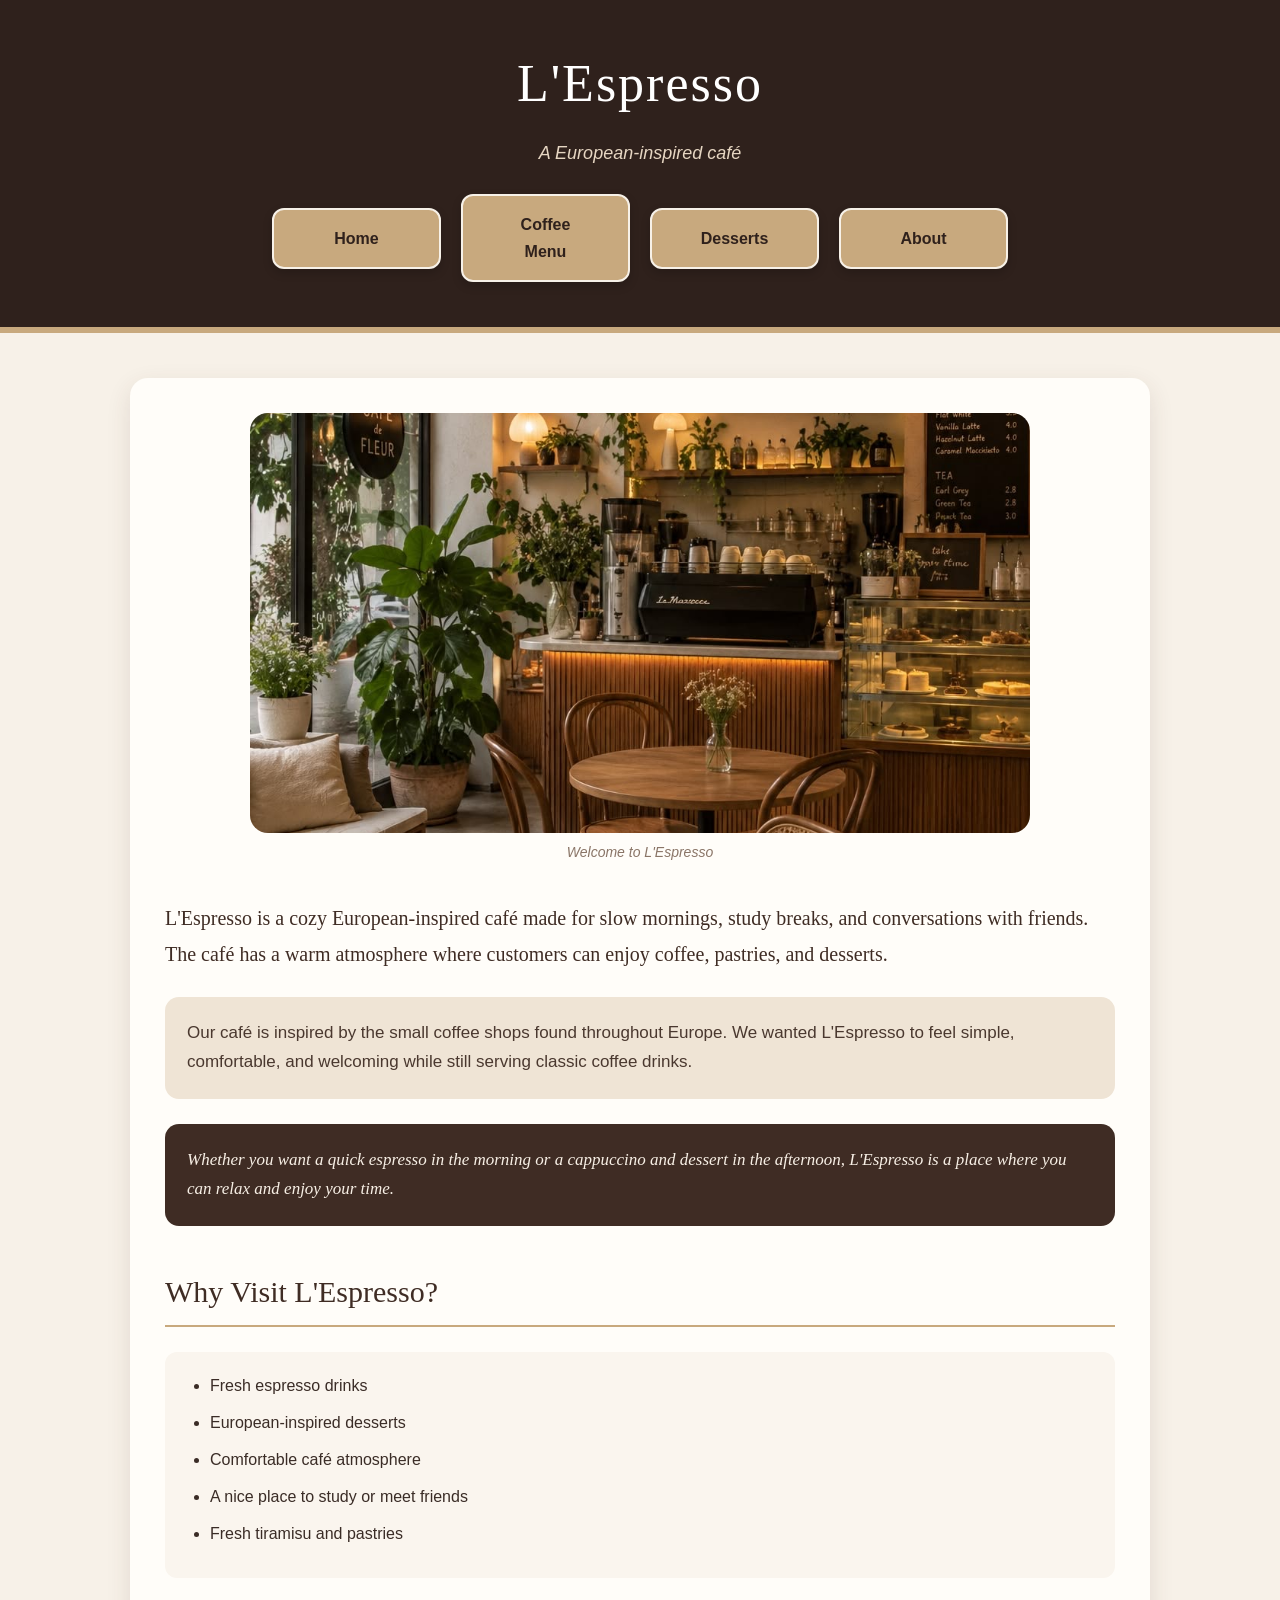
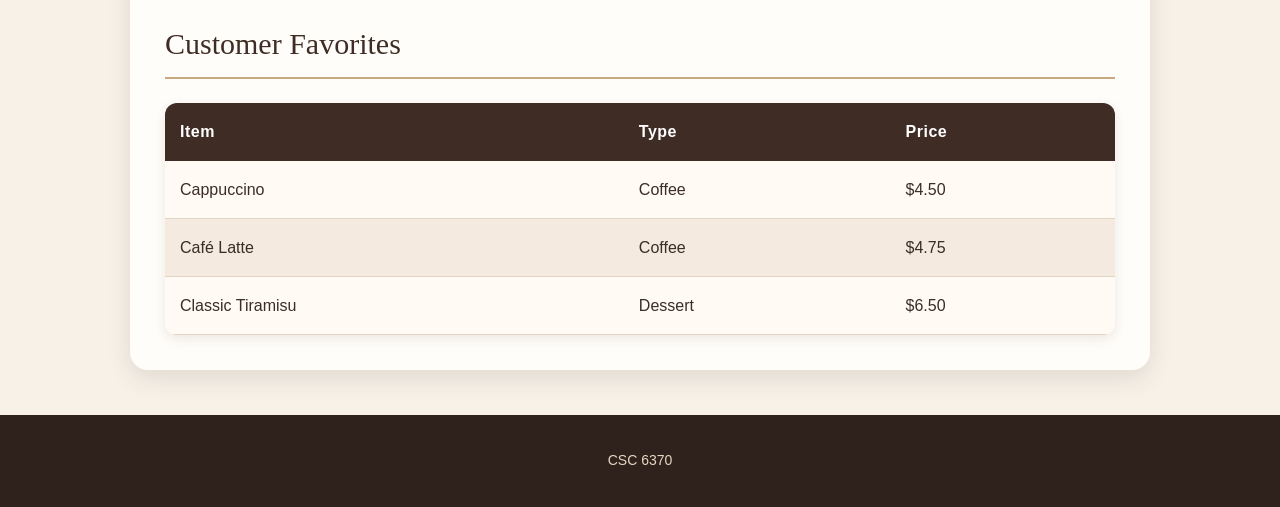
<file: index.html>
<!DOCTYPE html>
<html lang="en">

<head>
    
    <!-- basic setup for the webpage -->
    <meta charset="UTF-8">
    <meta name="viewport" content="width=device-width, initial-scale=1.0">

    <!-- title that shows on the browser tab -->
    <title>L'Espresso - Home</title>

    <!-- connects my css file to this page -->
    <link rel="stylesheet" href="styles.css">
</head>

<body>

    
    <!-- top part of my website -->
    <header>

        <!-- name of the cafe -->
        <h1>L'Espresso</h1>

        <!-- small description under the cafe name -->
        <p class="subtitle">
            A European-inspired café
        </p>

        
        <!-- navigation links to my three pages -->
        <nav>
            <a href="index.html">Home</a>
            <a href="menu.html">Coffee<br>Menu</a>
            <a href="desserts.html">Desserts</a>
            <a href="about.html">About</a>
        </nav>

    </header>


    
    <!-- main information on the home page -->
    <main>

        
        <!-- cafe image -->
        <img src="images/cafe.JPG"
             alt="Inside a European style cafe">

        <!-- caption for the image -->
        <small class="image-caption">
            Welcome to L'Espresso
        </small>


        

        <!-- first paragraph about the cafe -->
        <p class="paragraph-one">
            L'Espresso is a cozy European-inspired café made for slow
            mornings, study breaks, and conversations with friends.
            The café has a warm atmosphere where customers can enjoy
            coffee, pastries, and desserts.
        </p>


        <!-- second paragraph about the inspiration for the cafe -->
        <p class="paragraph-two">
            Our café is inspired by the small coffee shops found
            throughout Europe. We wanted L'Espresso to feel simple,
            comfortable, and welcoming while still serving classic
            coffee drinks.
        </p>


        <!-- third paragraph about what customers can enjoy here -->
        <p class="paragraph-three">
            Whether you want a quick espresso in the morning or a
            cappuccino and dessert in the afternoon, L'Espresso is
            a place where you can relax and enjoy your time.
        </p>


        
        <!-- list of reasons to visit the cafe -->
        <section>

            <h2>Why Visit L'Espresso?</h2>

            <!-- bullet list -->
            <ul>
                <li>Fresh espresso drinks</li>
                <li>European-inspired desserts</li>
                <li>Comfortable café atmosphere</li>
                <li>A nice place to study or meet friends</li>
                <li>Fresh tiramisu and pastries</li>
            </ul>

        </section>


        
        <!-- table showing some popular items -->
        <section>

            <h2>Customer Favorites</h2>

            <!-- customer favorites table -->
            <table>

                <!-- headings for the table -->
                <thead>
                    <tr>
                        <th>Item</th>
                        <th>Type</th>
                        <th>Price</th>
                    </tr>
                </thead>

                <!-- information inside the table -->
                <tbody>

                    <tr>
                        <td>Cappuccino</td>
                        <td>Coffee</td>
                        <td>$4.50</td>
                    </tr>

                    <tr>
                        <td>Café Latte</td>
                        <td>Coffee</td>
                        <td>$4.75</td>
                    </tr>

                    <tr>
                        <td>Classic Tiramisu</td>
                        <td>Dessert</td>
                        <td>$6.50</td>
                    </tr>

                </tbody>

            </table>

        </section>

    </main>


    
    <!-- bottom of the webpage -->
    <footer>
        <p>CSC 6370</p>
    </footer>

</body>

</html>
</file>
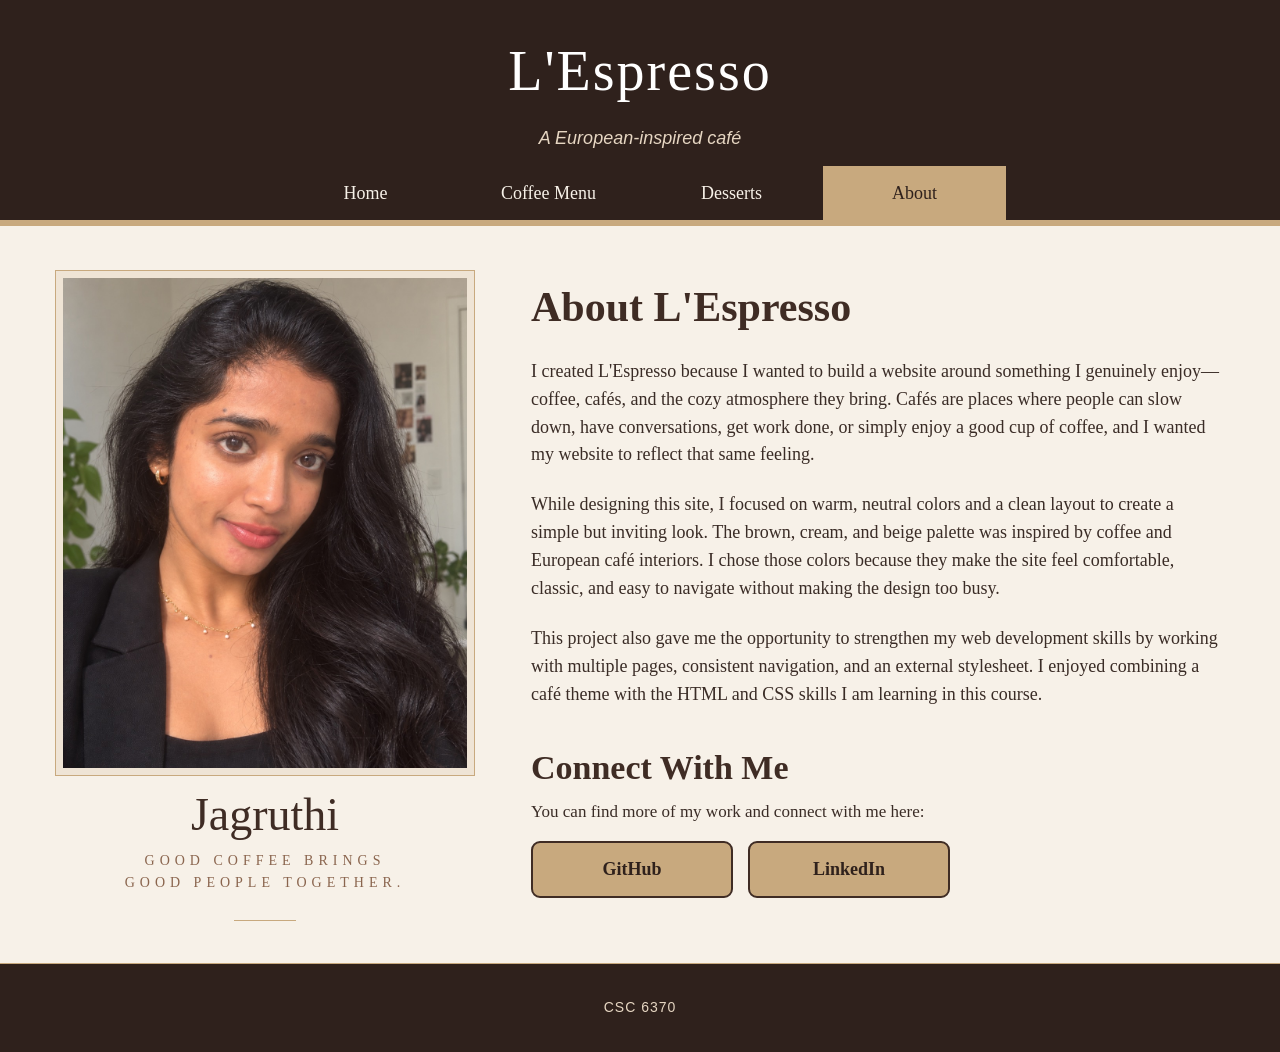
<file: about.html>
<!DOCTYPE html>
<html lang="en">
<head>
    <meta charset="UTF-8">
    <meta name="viewport" content="width=device-width, initial-scale=1.0">
    <title>L'Espresso - About</title>
    <link rel="stylesheet" href="styles.css">
</head>
<body class="about-page">

    <header>
        <h1>L'Espresso</h1>
        <p class="subtitle">A European-inspired café</p>

        <nav>
            <a href="index.html">Home</a>
            <a href="menu.html">Coffee Menu</a>
            <a href="desserts.html">Desserts</a>
            <a class="active" href="about.html">About</a>
        </nav>
    </header>

    <main class="about-main">
        <section class="about-profile">
            <div class="about-photo-frame">
                <img class="about-photo" src="images/jagruthiphoto.jpg" alt="Jagruthi">
            </div>

            <p class="about-name">Jagruthi</p>
            <p class="about-quote">Good coffee brings<br>good people together.</p>
            <span class="small-line"></span>
        </section>

        <section class="about-story">
            <h2>About L'Espresso</h2>

            <p>
                I created L'Espresso because I wanted to build a website around something
                I genuinely enjoy—coffee, cafés, and the cozy atmosphere they bring. Cafés
                are places where people can slow down, have conversations, get work done,
                or simply enjoy a good cup of coffee, and I wanted my website to reflect
                that same feeling.
            </p>

            <p>
                While designing this site, I focused on warm, neutral colors and a clean
                layout to create a simple but inviting look. The brown, cream, and beige
                palette was inspired by coffee and European café interiors. I chose those
                colors because they make the site feel comfortable, classic, and easy to
                navigate without making the design too busy.
            </p>

            <p>
                This project also gave me the opportunity to strengthen my web development
                skills by working with multiple pages, consistent navigation, and an
                external stylesheet. I enjoyed combining a café theme with the HTML and CSS
                skills I am learning in this course.
            </p>

            <div class="connect-block">
                <h2>Connect With Me</h2>
                <p>You can find more of my work and connect with me here:</p>

                <div class="social-links">
                    <a href="https://github.com/jagruthivadlamudi" target="_blank" rel="noopener noreferrer">GitHub</a>
                    <a href="https://www.linkedin.com/in/jagruthi-vadlamudi" target="_blank" rel="noopener noreferrer">LinkedIn</a>
                </div>
            </div>
        </section>
    </main>

    <footer>
        <p>CSC 6370</p>
    </footer>

</body>
</html>
</file>
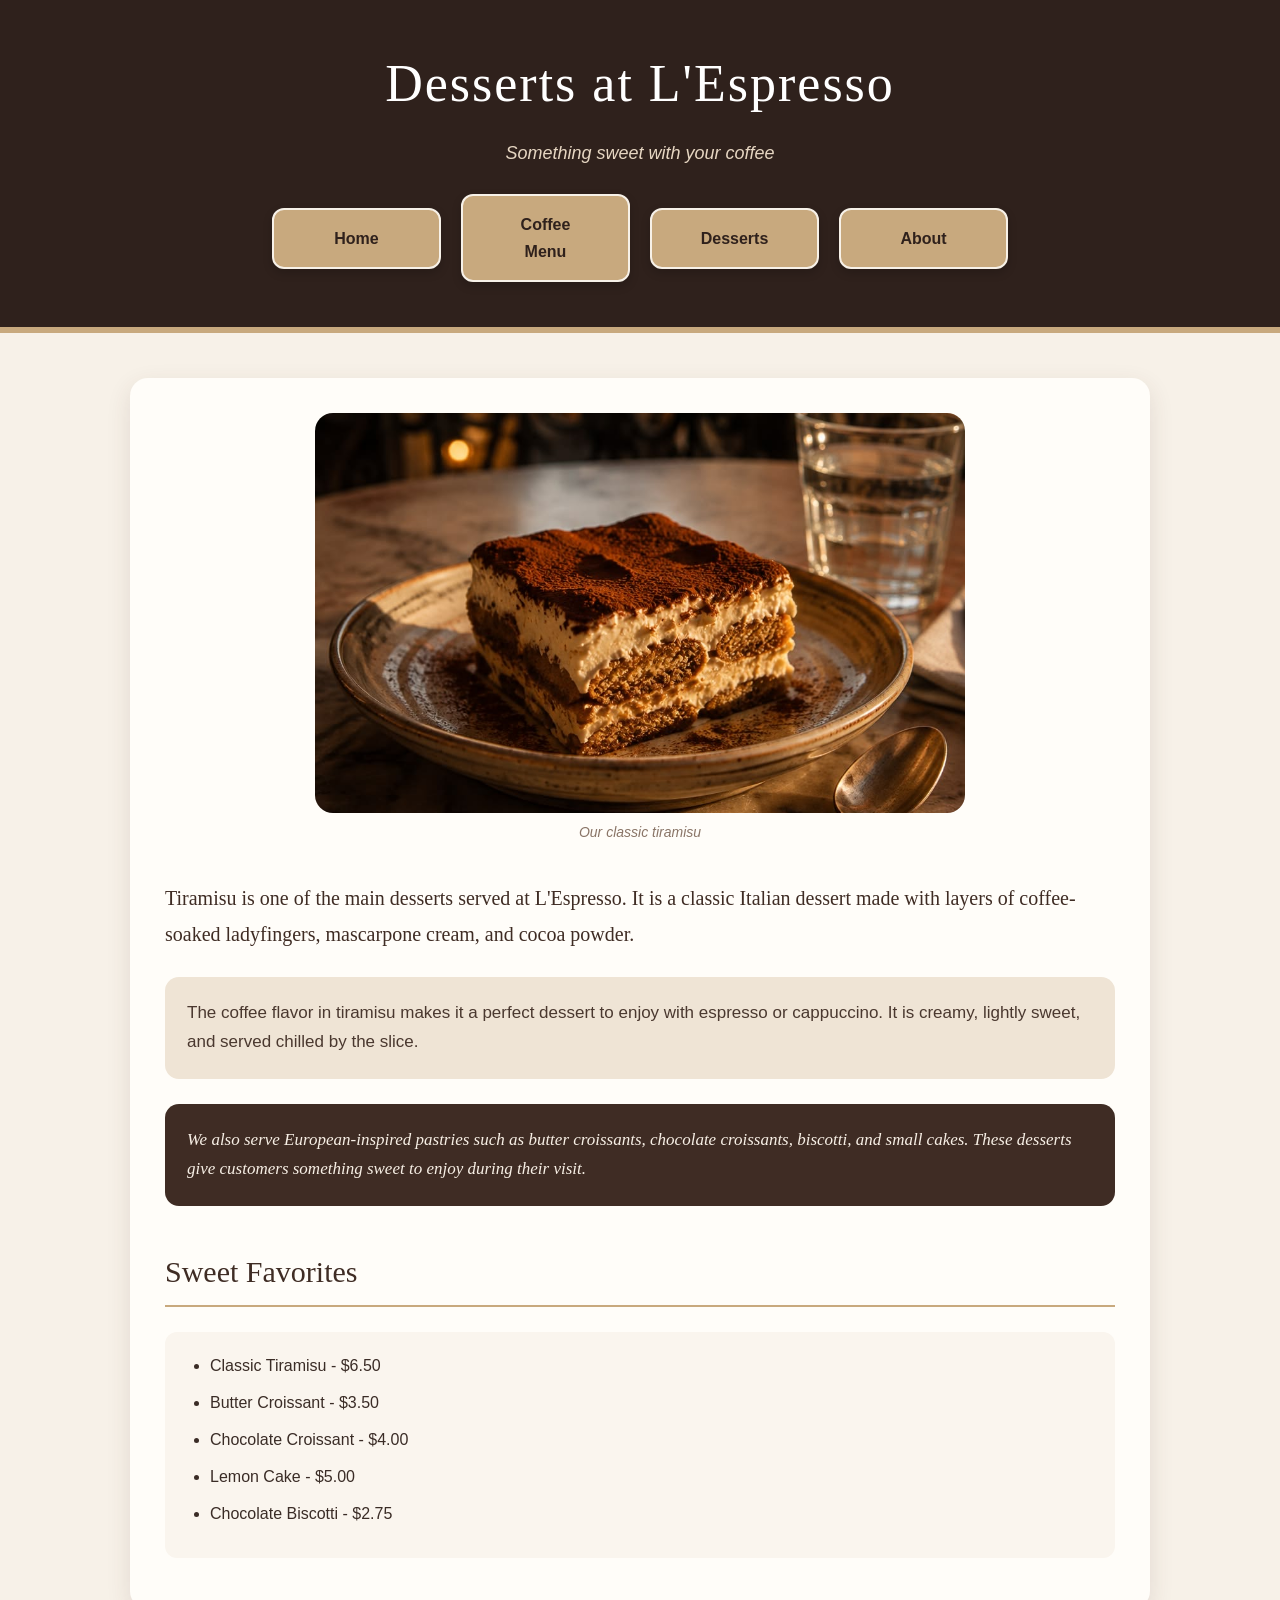
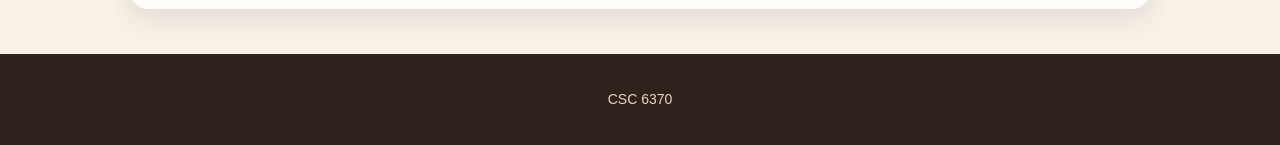
<file: desserts.html>
<!DOCTYPE html>
<html lang="en">

<head>
    
    <!-- basic setup for the webpage -->
    <meta charset="UTF-8">
    <meta name="viewport" content="width=device-width, initial-scale=1.0">

    <!-- title that shows on the browser tab -->
    <title>L'Espresso - Desserts</title>

    <!-- connects the css file to this page -->
    <link rel="stylesheet" href="styles.css">
</head>

<body>

    
    <!-- top part of the desserts page -->
    <header>

        <!-- heading for the desserts page -->
        <h1>Desserts at L'Espresso</h1>

        <!-- small description under the heading -->
        <p class="subtitle">
            Something sweet with your coffee
        </p>

        
        <!-- links to all three pages -->
        <nav>
            <a href="index.html">Home</a>
            <a href="menu.html">Coffee<br>Menu</a>
            <a href="desserts.html">Desserts</a>
            <a href="about.html">About</a>
        </nav>

    </header>


    
    <!-- main content of the desserts page -->
    <main>


        
        <!-- tiramisu image -->
        <img class="tiramisu-image"
             src="images/tiramisu.JPG"
             alt="Tiramisu served at L'Espresso">

        <!-- caption under the image -->
        <small class="image-caption">
            Our classic tiramisu
        </small>


        
        <!-- first paragraph about tiramisu -->
        <p class="paragraph-one">
            Tiramisu is one of the main desserts served at L'Espresso.
            It is a classic Italian dessert made with layers of
            coffee-soaked ladyfingers, mascarpone cream, and cocoa powder.
        </p>


        
        <!-- second paragraph about tiramisu and coffee -->
        <p class="paragraph-two">
            The coffee flavor in tiramisu makes it a perfect dessert
            to enjoy with espresso or cappuccino. It is creamy,
            lightly sweet, and served chilled by the slice.
        </p>


        
        <!-- third paragraph about other desserts -->
        <p class="paragraph-three">
            We also serve European-inspired pastries such as butter
            croissants, chocolate croissants, biscotti, and small cakes.
            These desserts give customers something sweet to enjoy
            during their visit.
        </p>


        
        <!-- section with a list of desserts and prices -->
        <section>

            <!-- dessert list heading -->
            <h2>Sweet Favorites</h2>

            <!-- list of desserts -->
            <ul>
                <li>Classic Tiramisu - $6.50</li>
                <li>Butter Croissant - $3.50</li>
                <li>Chocolate Croissant - $4.00</li>
                <li>Lemon Cake - $5.00</li>
                <li>Chocolate Biscotti - $2.75</li>
            </ul>

        </section>

    </main>


    
    <!-- bottom part of the webpage -->
    <footer>
        <p>CSC 6370</p>
    </footer>

</body>

</html>
</file>
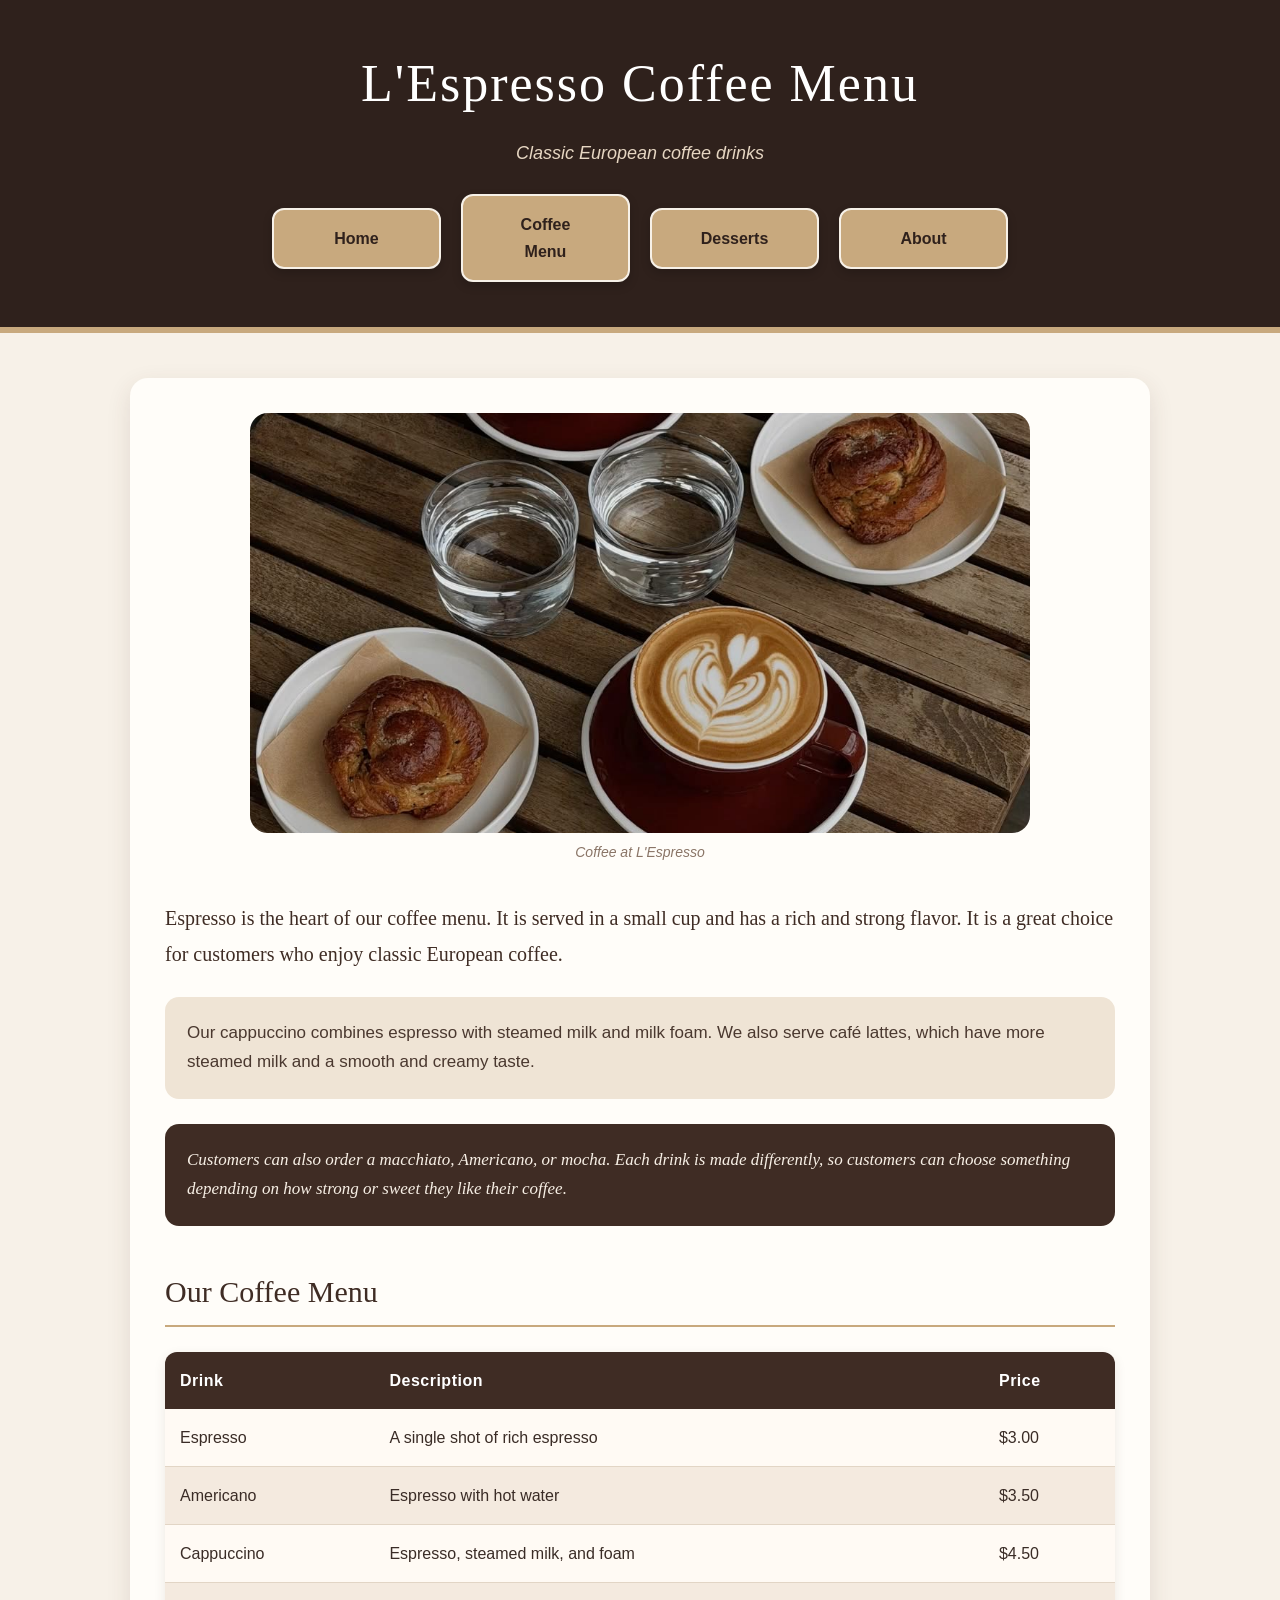
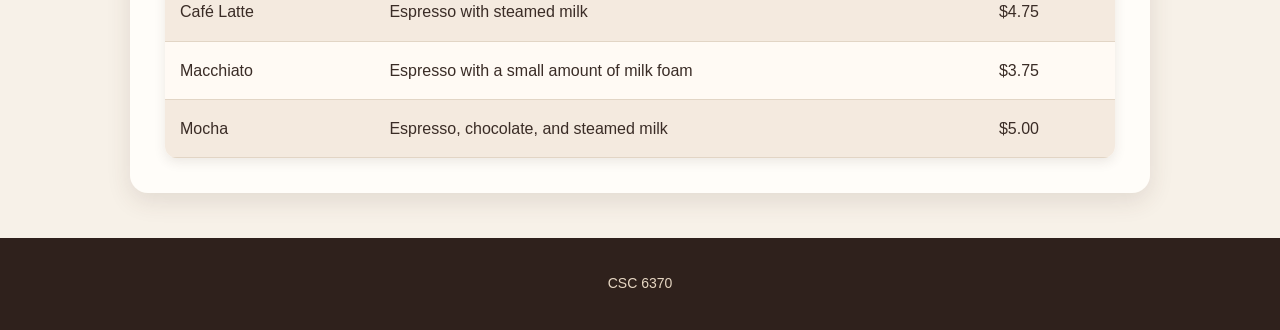
<file: menu.html>
<!DOCTYPE html>
<html lang="en">

<head>
    
    <!-- basic setup for the webpage -->
    <meta charset="UTF-8">
    <meta name="viewport" content="width=device-width, initial-scale=1.0">

    <!-- title that shows on the browser tab -->
    <title>L'Espresso - Coffee Menu</title>

    <!-- connects the css file to this page -->
    <link rel="stylesheet" href="styles.css">
</head>

<body>

    
    <!-- top part of the coffee menu page -->
    <header>

        <!-- heading for the coffee menu -->
        <h1>L'Espresso Coffee Menu</h1>

        <!-- small description under the heading -->
        <p class="subtitle">
            Classic European coffee drinks
        </p>

        
        <!-- links to the three pages -->
        <nav>
            <a href="index.html">Home</a>
            <a href="menu.html">Coffee<br>Menu</a>
            <a href="desserts.html">Desserts</a>
            <a href="about.html">About</a>
        </nav>

    </header>


    
    <!-- main content of the coffee menu page -->
    <main>

        
        <!-- coffee image -->
        <img src="images/coffee.JPG"
             alt="Coffee served at L'Espresso">

        <!-- caption under the coffee image -->
        <small class="image-caption">
            Coffee at L'Espresso
        </small>


        

        <!-- first paragraph about espresso -->
        <p class="paragraph-one">
            Espresso is the heart of our coffee menu. It is served
            in a small cup and has a rich and strong flavor.
            It is a great choice for customers who enjoy classic
            European coffee.
        </p>


        <!-- second paragraph about cappuccino and lattes -->
        <p class="paragraph-two">
            Our cappuccino combines espresso with steamed milk and
            milk foam. We also serve café lattes, which have more
            steamed milk and a smooth and creamy taste.
        </p>


        <!-- third paragraph about other coffee choices -->
        <p class="paragraph-three">
            Customers can also order a macchiato, Americano, or mocha.
            Each drink is made differently, so customers can choose
            something depending on how strong or sweet they like
            their coffee.
        </p>


        
        <!-- section for the coffee menu table -->
        <section>

            <!-- title for the menu -->
            <h2>Our Coffee Menu</h2>

            <!-- table with coffee drinks and prices -->
            <table>

                <!-- headings for the table -->
                <thead>
                    <tr>
                        <th>Drink</th>
                        <th>Description</th>
                        <th>Price</th>
                    </tr>
                </thead>

                <!-- coffee menu information -->
                <tbody>

                    <tr>
                        <td>Espresso</td>
                        <td>A single shot of rich espresso</td>
                        <td>$3.00</td>
                    </tr>

                    <tr>
                        <td>Americano</td>
                        <td>Espresso with hot water</td>
                        <td>$3.50</td>
                    </tr>

                    <tr>
                        <td>Cappuccino</td>
                        <td>Espresso, steamed milk, and foam</td>
                        <td>$4.50</td>
                    </tr>

                    <tr>
                        <td>Café Latte</td>
                        <td>Espresso with steamed milk</td>
                        <td>$4.75</td>
                    </tr>

                    <tr>
                        <td>Macchiato</td>
                        <td>Espresso with a small amount of milk foam</td>
                        <td>$3.75</td>
                    </tr>

                    <tr>
                        <td>Mocha</td>
                        <td>Espresso, chocolate, and steamed milk</td>
                        <td>$5.00</td>
                    </tr>

                </tbody>

            </table>

        </section>

    </main>


    
    <!-- bottom part of the webpage -->
    <footer>
        <p>CSC 6370</p>
    </footer>

</body>

</html>
</file>
<file: styles.css>
/*
COLOR PALETTE FOR L'ESPRESSO

Dark Brown: #2f211c
Coffee Brown: #3f2c24
Medium Brown: #4a382f
Tan / Gold: #c8a97e
Cream: #f7f1e8
Light Cream: #fffdf9
Soft Beige: #efe4d5
Light Brown: #e6d6c2
Muted Brown: #8a7567
*/

/* main style for the whole website */
body {
    margin: 0;

    background-color: #f7f1e8;
    color: #3a2c26;

    font-family: "Helvetica Neue", Arial, sans-serif;

    line-height: 1.7;
}


/* style for the top header */
header {
    background-color: #2f211c;
    color: white;

    padding: 40px 20px 45px;

    text-align: center;

    border-bottom: 6px solid #c8a97e;
}


/* style for the main heading */
h1 {
    margin: 0;

    font-family: "Palatino Linotype", Palatino, serif;

    font-size: 52px;
    font-weight: normal;

    letter-spacing: 2px;
}


/* style for the small subtitle */
.subtitle {
    color: #e6d6c2;

    font-size: 18px;
    font-style: italic;

    margin-top: 10px;
    margin-bottom: 25px;
}


/* puts the navigation buttons next to each other */
nav {
    display: flex;

    justify-content: center;
    align-items: center;

    gap: 20px;

    margin-top: 25px;
}


/* style for the navigation buttons */
nav a {
    background-color: #c8a97e;
    color: #2f211c;

    min-width: 125px;

    padding: 15px 20px;

    border: 2px solid #f7f1e8;
    border-radius: 12px;

    text-decoration: none;

    font-size: 16px;
    font-weight: bold;

    text-align: center;

    box-shadow: 0 4px 10px rgba(0, 0, 0, 0.18);

    transition: 0.3s;
}


/* changes the button when the mouse is over it */
nav a:hover {
    background-color: #f7f1e8;
    color: #2f211c;

    transform: translateY(-3px);

    box-shadow: 0 7px 14px rgba(0, 0, 0, 0.22);
}


/* main content area for each page */
main {
    max-width: 950px;

    margin: 45px auto;

    padding: 35px;

    background-color: #fffdf9;

    border-radius: 18px;

    box-shadow: 0 8px 25px rgba(70, 50, 40, 0.12);
}


/* style for the main pictures */
main img {
    display: block;

    width: 100%;
    max-width: 780px;

    height: 420px;

    margin: 0 auto;

    object-fit: cover;

    border-radius: 18px;
}


/* separate style for the tiramisu picture */
main img.tiramisu-image {
    display: block;

    width: 100%;
    max-width: 650px;

    height: 400px;

    margin: 0 auto;

    object-fit: cover;

    
    object-position: center 82%;

    border-radius: 18px;
}


/* style for the text under each picture */
.image-caption {
    display: block;

    text-align: center;

    margin-top: 8px;
    margin-bottom: 35px;

    color: #8a7567;

    font-size: 14px;
    font-style: italic;
}


/* style for the first paragraph */
.paragraph-one {
    color: #3f2c24;

    font-family: "Palatino Linotype", Palatino, serif;

    font-size: 20px;

    line-height: 1.8;

    margin-bottom: 25px;
}


/* different style for the second paragraph */
.paragraph-two {
    background-color: #efe4d5;

    color: #4a382f;

    font-family: Arial, Helvetica, sans-serif;

    font-size: 17px;

    padding: 22px;

    border-radius: 14px;

    margin-bottom: 25px;
}


/* different style for the third paragraph */
.paragraph-three {
    background-color: #3f2c24;

    color: #f7efe5;

    font-family: Georgia, serif;

    font-size: 17px;
    font-style: italic;

    padding: 22px;

    border-radius: 14px;

    margin-bottom: 30px;
}


/* style for the section headings */
h2 {
    font-family: "Palatino Linotype", Palatino, serif;

    font-size: 30px;

    font-weight: normal;

    color: #3f2c24;

    border-bottom: 2px solid #c8a97e;

    padding-bottom: 8px;

    margin-top: 40px;
}


/* style for the bullet list */
ul {
    background-color: #faf5ee;

    border-radius: 12px;

    padding: 20px 20px 20px 45px;
}


/* gives space between each list item */
li {
    margin-bottom: 10px;

    font-size: 16px;
}


/* main style for the tables */
table {
    width: 100%;

    border-collapse: separate;
    border-spacing: 0;

    margin-top: 20px;

    overflow: hidden;

    border-radius: 12px;

    box-shadow: 0 4px 12px rgba(70, 50, 40, 0.10);
}


/* style for the table headings */
th {
    background-color: #3f2c24;

    color: white;

    padding: 15px;

    text-align: left;

    font-size: 16px;

    letter-spacing: 0.5px;
}


/* style for the information inside the table */
td {
    background-color: #fffaf4;

    padding: 15px;

    border-bottom: 1px solid #e2d5c5;
}


/* gives every other table row a different background */
tr:nth-child(even) td {
    background-color: #f4eadf;
}


/* style for the bottom footer */
footer {
    background-color: #2f211c;

    color: #e6d6c2;

    text-align: center;

    padding: 20px;

    margin-top: 40px;

    font-size: 14px;
}

/* style for the social media links on the about page */
.social-links {
    display: flex;

    gap: 15px;

    margin-top: 20px;

    flex-wrap: wrap;
}


/* style for each social media button */
.social-links a {
    background-color: #c8a97e;

    color: #2f211c;

    padding: 12px 20px;

    border-radius: 10px;

    text-decoration: none;

    font-weight: bold;

    border: 2px solid #3f2c24;

    transition: 0.3s;
}


/* changes social media buttons when mouse is over them */
.social-links a:hover {
    background-color: #3f2c24;

    color: #f7f1e8;
}

/* --------------------------------------------------
   CSS ESSENTIAL TRAINING ASSIGNMENT - ABOUT PAGE
   This page uses Flexbox for the navigation and CSS Grid
   for the main two-column layout (profile + content).
   The layout is kept in this external stylesheet.
-------------------------------------------------- */

.about-page header {
    padding: 24px 20px 0;
}

.about-page header h1 {
    font-family: "Palatino Linotype", Palatino, serif;
    font-size: 56px;
}

.about-page .subtitle {
    margin: 4px 0 12px;
}

/* Flexbox keeps the About-page navigation links in a row. */
.about-page nav {
    margin-top: 10px;
    gap: 0;
}

.about-page nav a {
    min-width: 135px;
    padding: 12px 24px;
    background: transparent;
    color: #f7f1e8;
    border: 0;
    border-radius: 0;
    box-shadow: none;
    font-family: "Palatino Linotype", Palatino, serif;
    font-size: 18px;
    font-weight: normal;
}

.about-page nav a:hover,
.about-page nav a.active {
    background-color: #c8a97e;
    color: #2f211c;
    transform: none;
    box-shadow: none;
}

/* CSS Grid creates space for the profile and written content. */
.about-main {
    max-width: 1250px;
    margin: 0 auto;
    padding: 44px 55px 34px;
    display: grid;
    grid-template-columns: minmax(300px, 420px) 1fr;
    gap: 56px;
    align-items: start;
    background: transparent;
    border-radius: 0;
    box-shadow: none;
}

.about-profile {
    text-align: center;
}

.about-photo-frame {
    padding: 7px;
    border: 1px solid #c8a97e;
    background-color: #efe4d5;
}

.about-main img.about-photo {
    width: 100%;
    max-width: none;
    height: 490px;
    margin: 0;
    border-radius: 0;
    object-fit: cover;
    object-position: center 24%;
}

.about-name {
    margin: 16px 0 2px;
    color: #3f2c24;
    font-family: "Brush Script MT", "Segoe Script", cursive;
    font-size: 46px;
    line-height: 1;
}

.about-quote {
    margin: 12px 0 8px;
    color: #8a654e;
    font-family: Georgia, serif;
    font-size: 14px;
    line-height: 1.55;
    letter-spacing: 5px;
    text-transform: uppercase;
}

.small-line {
    display: inline-block;
    width: 62px;
    height: 1px;
    margin-top: 10px;
    background-color: #c8a97e;
}

.about-story {
    padding-top: 2px;
}

.about-story h2 {
    margin: 0 0 14px;
    padding: 0;
    border: 0;
    color: #3f2c24;
    font-family: "Palatino Linotype", Palatino, serif;
    font-size: 42px;
    font-weight: bold;
}

.about-story > p {
    margin: 0 0 22px;
    color: #3a2c26;
    font-family: Georgia, "Times New Roman", serif;
    font-size: 18px;
    line-height: 1.55;
}

.connect-block {
    margin-top: 30px;
}

.connect-block h2 {
    margin-bottom: 2px;
    font-size: 34px;
}

.connect-block > p {
    margin: 0 0 14px;
    font-family: Georgia, "Times New Roman", serif;
    font-size: 17px;
}

.about-page .social-links {
    margin-top: 10px;
}

.about-page .social-links a {
    min-width: 150px;
    padding: 11px 24px;
    text-align: center;
    font-family: "Palatino Linotype", Palatino, serif;
    font-size: 18px;
    border-radius: 9px;
}

.about-page footer {
    margin-top: 0;
    padding: 18px;
    border-top: 1px solid #c8a97e;
    letter-spacing: 1px;
}

/* Responsive layout: stack the Grid columns on smaller screens. */
@media (max-width: 850px) {
    .about-main {
        grid-template-columns: 1fr;
        gap: 32px;
        padding: 30px 24px;
    }

    .about-profile {
        max-width: 500px;
        margin: 0 auto;
    }

    .about-page nav {
        flex-wrap: wrap;
        gap: 6px;
        padding-bottom: 12px;
    }

    .about-page nav a {
        min-width: 115px;
    }
}
</file>
